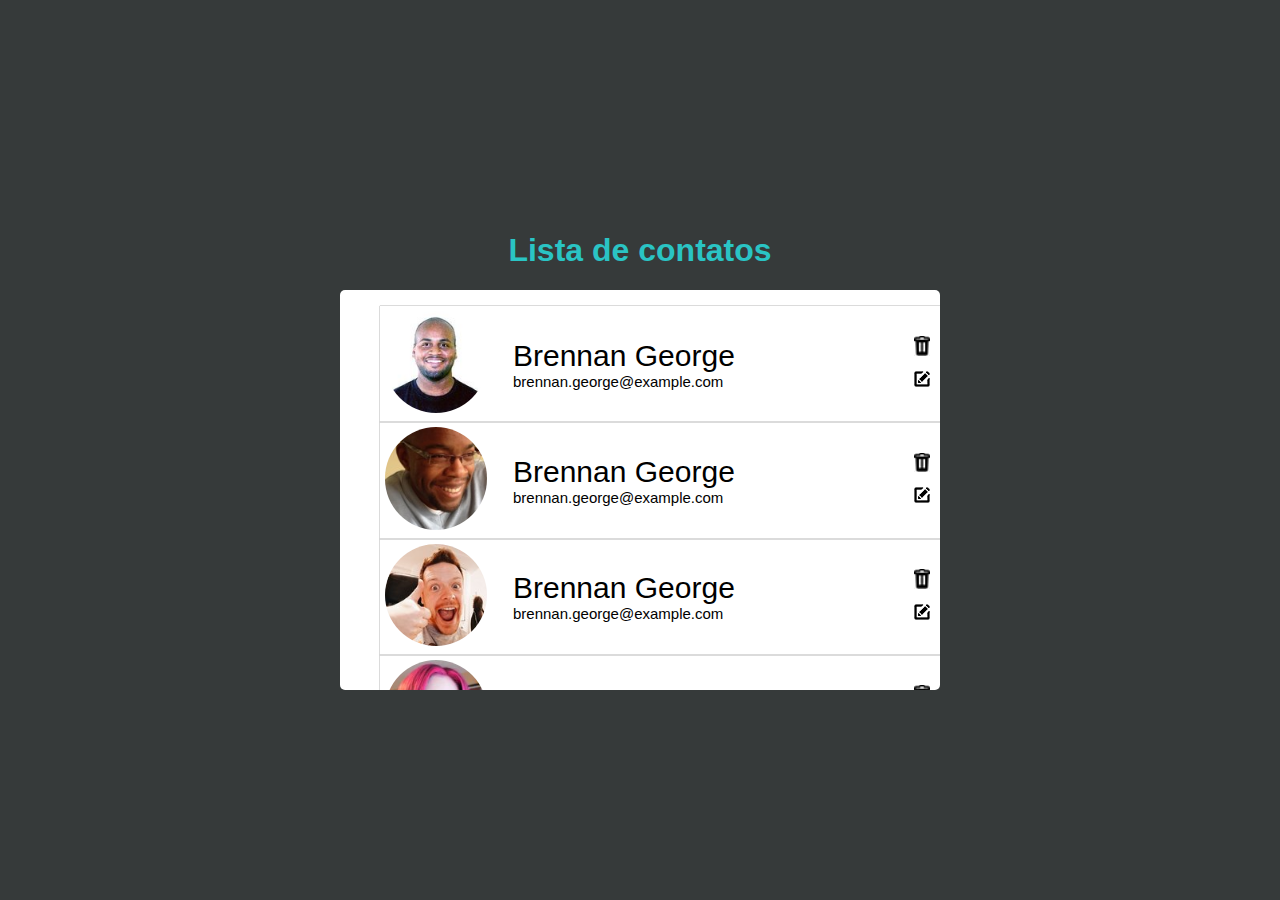
<file: index.html>
<!DOCTYPE html>
<html lang="en">

<head>
    <meta charset="UTF-8">
    <meta http-equiv="X-UA-Compatible" content="IE=edge">
    <meta name="viewport" content="width=device-width, initial-scale=1.0">
    <title>Document</title>
    <link rel="stylesheet" href="./estilo.css">

</head>

<body>
    <h1 class="main-title">Lista de contatos</h1>
    <div class="container">
        <ul class="item">
            <li class="list-item">
                <div class="list-item__img">
                <img class="list-item___img" src="./imagens/1.jpg" alt="">
                </div>
                <div class="list-item_content">
                    <p class="name">Brennan George</p>
                    <p class="email">brennan.george@example.com</p>
                </div>
                 <div class="list-item__icons">
                    <a href="#"><img src="./imagens/delete.png" alt=""></a>
                    <a href="#"><img src="./imagens/edit.png" alt=""></a>
                </div>
            </li>
            <li class="list-item">
                <div class="list-item__img">
                <img class="list-item___img" src="./imagens/2.jpg" alt="">
                </div>
                <div class="list-item_content">
                    <p class="name">Brennan George</p>
                    <p class="email">brennan.george@example.com</p>
                </div>
                <div class="list-item__icons">
                    <a href="#"><img src="./imagens/delete.png" alt=""></a>
                    <a href="#"><img src="./imagens/edit.png" alt=""></a>
                </div>
            
        </li>
            <li class="list-item">
                <div class="list-item__img">
                <img class="list-item___img" src="./imagens/3.jpg" alt="">
                </div>
                <div class="list-item_content">
                    <p class="name">Brennan George</p>
                    <p class="email">brennan.george@example.com</p>
                </div>
                <div class="list-item__icons">
                    <a href="#"><img src="./imagens/delete.png" alt=""></a>
                    <a href="#"><img src="./imagens/edit.png" alt=""></a>
                </div>
            </li>
            <li class="list-item">
                <div class="list-item__img">
                <img class="list-item___img" src="./imagens/4.jpg" alt="">
                </div>
                <div class="list-item_content">
                    <p class="name">Brennan George</p>
                    <p class="email">brennan.george@example.com</p>
                </div>
                <div class="list-item__icons">
                    <a href="#"><img src="./imagens/delete.png" alt=""></a>
                    <a href="#"><img src="./imagens/edit.png" alt=""></a>
                </div>
            
            </li>
            <li class="list-item">
             <div class="list-item__img">
                <img class="list-item___img" src="./imagens/5.jpg" alt="">
             </div>
             <div class="list-item_content">
                <p class="name">Brennan George</p>
                <p class="email">brennan.george@example.com</p>
               </div>
                <div class="list-item__icons">
                    <a href="#"><img src="./imagens/delete.png" alt=""></a>
                    <a href="#"><img src="./imagens/edit.png" alt=""></a>
                </div>
            </li>
                <li class="list-item">
                    <div class="list-item__img">
                    <img class="list-item___img" src="./imagens/6.jpg" alt="">
                    </div>
                    <div class="list-item_content">
                        <p class="name">Brennan George</p>
                        <p class="email">brennan.george@example.com</p>
                    </div>
                    <div class="list-item__icons">
                        <a href="#"><img src="./imagens/delete.png" alt=""></a>
                        <a href="#"><img src="./imagens/edit.png" alt=""></a>
                    </div>
                </li>
                <!--<li class="list-item">
                    <div class="list-item__img">
                    <img class="list-item-1___img" src="./imagens/7.jpg" alt="">
                    </div>
                    <div class="list-item__email">
                        <p>Brennan George</p>
                        <p>brennan.george@example.com</p>
                    </div>
                    <div class="list-item__icons">
                        <a href="#"><img src="./imagens/delete.png" alt=""></a>
                        <a href="#"><img src="./imagens/edit.png" alt=""></a>
                    </div>
                </li>
                <li class="list-item">
                    <div class="list-item__img">
                    <img class="list-item-1___img" src="./imagens/8.jpg" alt="">
                    </div>
                    <div class="list-item__email">
                        <p>Brennan George</p>
                        <p>brennan.george@example.com</p>
                    </div>
                    <div class="list-item__icons">
                        <a href="#"><img src="./imagens/delete.png" alt=""></a>
                        <a href="#"><img src="./imagens/edit.png" alt=""></a>
                    </div>
                </li> -->
        </ul>
    </div>
</body>

</html>
</file>
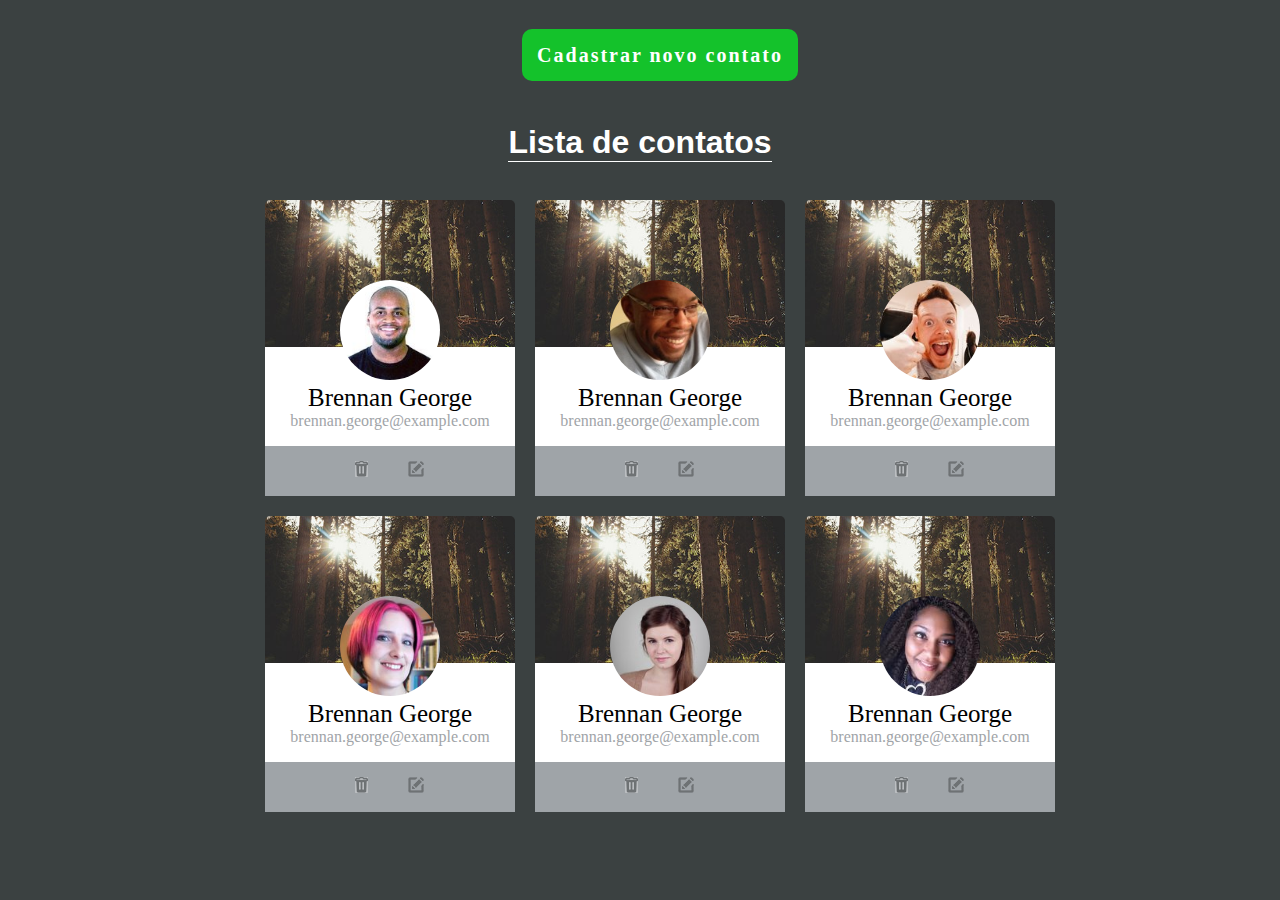
<file: contato-2.html>
<!DOCTYPE html>
<html lang="en">

<head>
    <meta charset="UTF-8">
    <meta http-equiv="X-UA-Compatible" content="IE=edge">
    <meta name="viewport" content="width=device-width, initial-scale=1.0">
    <title>Document</title>
    <link rel="stylesheet" href="./style.css">

</head>

<body>
    <header class="topo">
       
        <nav class="nav-bar">
            <ul>
                <li><a class="link-nav" href="#">Cadastrar novo contato</a></li>
               
                
            </ul>

        </nav>
    </header>
    <h1 class="main-title">Lista de contatos</h1>
    <div class="container">
        <ul class="item">
            <li class="list-item">
                <div class="list-item__img">
                <img class="list-item___img" src="./imagens/1.jpg" alt="">
                </div>
                <div class="list-item_content">
                    <p class="name">Brennan George</p>
                    <p class="email">brennan.george@example.com</p>
                </div>
                 <div class="list-item__icons">
                    <a href="#"><img src="./imagens/delete.png" alt=""></a>
                    <a href="#"><img src="./imagens/edit.png" alt=""></a>
                </div>
            </li>
            <li class="list-item">
                <div class="list-item__img">
                <img class="list-item___img" src="./imagens/2.jpg" alt="">
                </div>
                <div class="list-item_content">
                    <p class="name">Brennan George</p>
                    <p class="email">brennan.george@example.com</p>
                </div>
                <div class="list-item__icons">
                    <a href="#"><img src="./imagens/delete.png" alt=""></a>
                    <a href="#"><img src="./imagens/edit.png" alt=""></a>
                </div>
            
        </li>
            <li class="list-item">
                <div class="list-item__img">
                <img class="list-item___img" src="./imagens/3.jpg" alt="">
                </div>
                <div class="list-item_content">
                    <p class="name">Brennan George</p>
                    <p class="email">brennan.george@example.com</p>
                </div>
                <div class="list-item__icons">
                    <a href="#"><img src="./imagens/delete.png" alt=""></a>
                    <a href="#"><img src="./imagens/edit.png" alt=""></a>
                </div>
            </li>
            <li class="list-item">
                <div class="list-item__img">
                <img class="list-item___img" src="./imagens/4.jpg" alt="">
                </div>
                <div class="list-item_content">
                    <p class="name">Brennan George</p>
                    <p class="email">brennan.george@example.com</p>
                </div>
                <div class="list-item__icons">
                    <a href="#"><img src="./imagens/delete.png" alt=""></a>
                    <a href="#"><img src="./imagens/edit.png" alt=""></a>
                </div>
            
            </li>
            <li class="list-item">
             <div class="list-item__img">
                <img class="list-item___img" src="./imagens/5.jpg" alt="">
             </div>
             <div class="list-item_content">
                <p class="name">Brennan George</p>
                <p class="email">brennan.george@example.com</p>
               </div>
                <div class="list-item__icons">
                    <a href="#"><img src="./imagens/delete.png" alt=""></a>
                    <a href="#"><img src="./imagens/edit.png" alt=""></a>
                </div>
            </li>
                <li class="list-item">
                    <div class="list-item__img">
                    <img class="list-item___img" src="./imagens/6.jpg" alt="">
                    </div>
                    <div class="list-item_content">
                        <p class="name">Brennan George</p>
                        <p class="email">brennan.george@example.com</p>
                    </div>
                    <div class="list-item__icons">
                        <a href="#"><img src="./imagens/delete.png" alt=""></a>
                        <a href="#"><img src="./imagens/edit.png" alt=""></a>
                    </div>
                </li>
                <!--<li class="list-item">
                    <div class="list-item__img">
                    <img class="list-item-1___img" src="./imagens/7.jpg" alt="">
                    </div>
                    <div class="list-item__email">
                        <p>Brennan George</p>
                        <p>brennan.george@example.com</p>
                    </div>
                    <div class="list-item__icons">
                        <a href="#"><img src="./imagens/delete.png" alt=""></a>
                        <a href="#"><img src="./imagens/edit.png" alt=""></a>
                    </div>
                </li>
                <li class="list-item">
                    <div class="list-item__img">
                    <img class="list-item-1___img" src="./imagens/8.jpg" alt="">
                    </div>
                    <div class="list-item__email">
                        <p>Brennan George</p>
                        <p>brennan.george@example.com</p>
                    </div>
                    <div class="list-item__icons">
                        <a href="#"><img src="./imagens/delete.png" alt=""></a>
                        <a href="#"><img src="./imagens/edit.png" alt=""></a>
                    </div>
                </li> -->
        </ul>
    </div>
</body>

</html>
</file>
<file: estilo.css>
html, body{
    height: 100%;
}
body {
    background-color: #363a3a;
    margin: 0;
    padding: 0;
    font-family: 'Lucida Sans', 'Lucida Sans Regular', 'Lucida Grande', 'Lucida Sans Unicode', Geneva, Verdana, sans-serif;
    display: flex;
    justify-content: center;
    align-items: center;
    flex-direction: column;
}

.main-title {
    color: #2ac4c4;
}
.container{
    background-color: white;
    width: 90%;
    max-width: 600px;
    height: 400px;
    overflow-y: scroll;
    border-radius: 5px;
    
}
.list-item{
    padding: 5px;
    /*border-bottom: 1px solid rgb(145, 141, 141);*/
    box-shadow: 0px 0px 1px rgb(44, 43, 43);
    display: flex;
    align-items: center;
    
}
/*.list-item__img{
    display: flex;
    align-items: center;
    margin: 15px;
}*/
.list-item___img{
    border-radius: 100px;
    width: 80%;
}
/*.list-item-1___img{
    width: 50%;
    border-radius: 100%;
}*/
.list-item_content{
    flex-grow: 1;
}
.list-item{
    list-style: none;
    /*padding: 15px;*/
}
li:hover{
    background-color: #2ac4c4;
}
p{
    /*line-height: 2px;*/
    margin-left: 10px;
}
a{
    display: flex;
    flex-direction: column;
    padding: 5px;
   margin: 0 0 5px 10px;
   
}
.name{
    margin: 0;
    font-size: 30px;
}
.email{
    margin: 0;
    font-size: 15px;
}
</file>
<file: style.css>
html,
body{
    display: flex;
    flex-direction: column;
    align-items: center;
    justify-content: center;
    background-color: rgb(59, 65, 65);
    
    
}
header{
    
    width: 100%;
    display: flex;
    align-items: center;
    justify-content: center;
    padding: 20px;
    flex-wrap: wrap;
    
    
}
.nav-bar{
    display: flex;
    justify-content: center;
}

/*ul{
    display: flex;
    gap: 20px;
    justify-content: center;
}*/

li{
    list-style: none;
    
}
.link-nav{
    text-decoration: none;
    font-size: 20px;
    padding: 15px;
    background-color: rgb(20, 194, 43);
    border-radius: 10px;
    text-align: center;
    color: #fff;
    font-weight: 800;
    letter-spacing: 2px;
}
.main-title{
    color: #fff;
    font-family: sans-serif;
    font-weight: 800;
    border-bottom: 1px solid white;
    padding: 0;
}
.container{
    width: 90%;
    max-width: 966px;
    padding: 0;
    margin:auto;
    
    /*background-color: rgba(19, 17, 17, 0.726);*/
}
.item{
    display: flex;
    flex-wrap: wrap;
    justify-content: center;
    gap: 20px;
}
.list-item{
background-color: #fff;
flex-basis: 250px;
list-style-type: none;
background-image: url(./imagens/thumb02.jpg);
background-repeat: no-repeat;
background-size: 100%;
border-radius: 5px 5px 0 0;


}
.list-item:hover{
    background-color: #e1e4e7;
    

}
.list-item__img{
    margin-top: 80px;
    text-align: center;
    
}
.list-item___img{
    border-radius: 100%;
    width: 40%;
    max-width: 100px;
    /*opacity: 0.2;*/
}
.list-item_content{
    text-align: center;
}
.name{
    font-size: 25px;
    margin: 0;
}
.email{
    color: #9fa4a8;
    margin-top: 0;
}
.list-item__icons{
    padding: 15px;
    background-color: #9fa4a8;
    display: flex;
    justify-content: center;
    gap: 40px;
}
.list-item__icons img{
    opacity:0.3;
}
</file>
